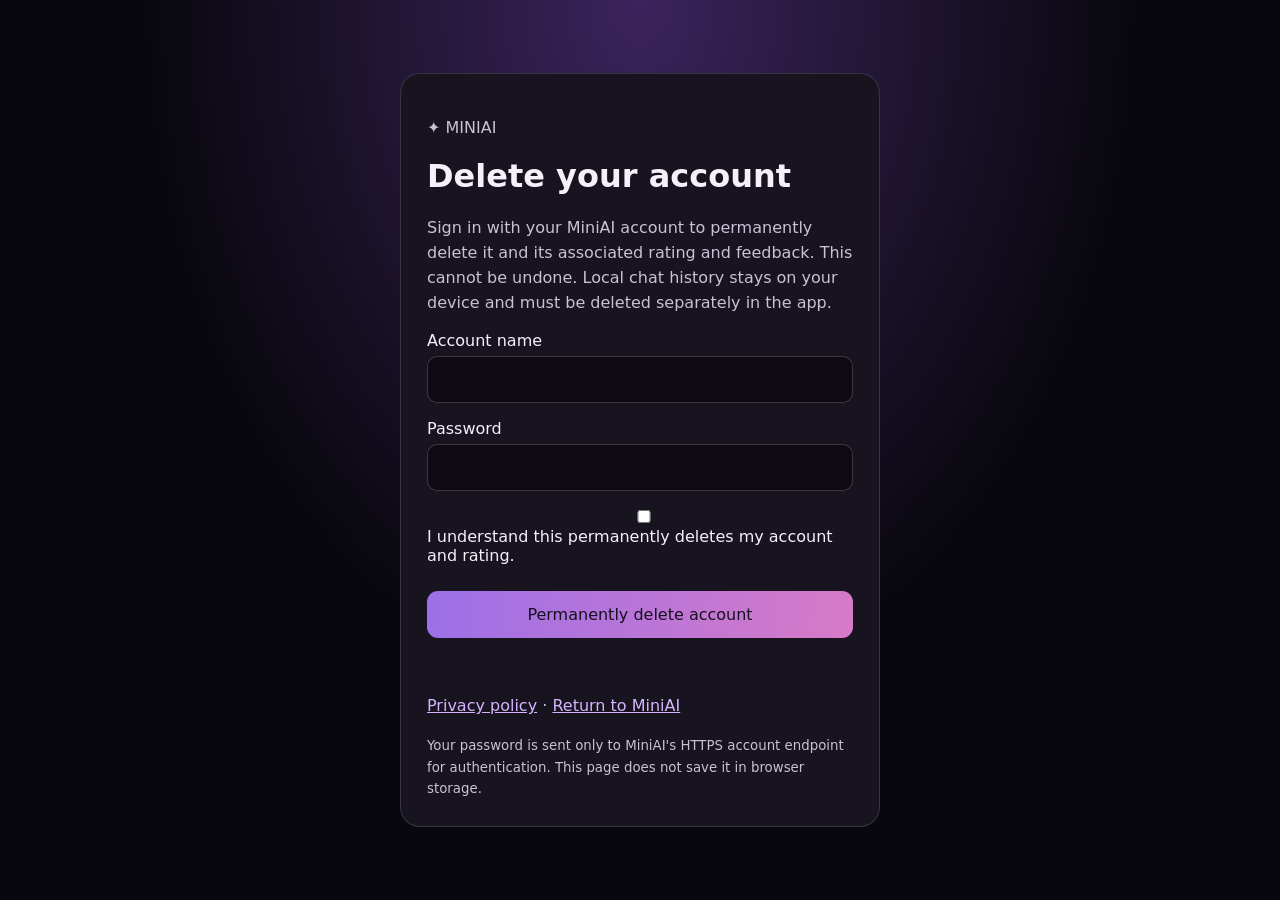
<file: delete-account.html>
<!doctype html><html lang="en"><head><meta charset="utf-8"><meta name="viewport" content="width=device-width,initial-scale=1"><meta name="theme-color" content="#08070d"><title>Delete MiniAI Account</title><style>*{box-sizing:border-box}body{margin:0;min-height:100vh;padding:28px 16px;display:grid;place-items:center;background:radial-gradient(ellipse at top,#3b245c,transparent 55%),#08070d;color:#f5f1fb;font:16px system-ui}main{width:min(100%,480px);padding:26px;border:1px solid #ffffff24;border-radius:20px;background:#17131f}h1{margin-top:0}p,small{color:#c9c1d5;line-height:1.55}label{display:block;margin:16px 0 6px}input{width:100%;padding:13px;border-radius:10px;border:1px solid #ffffff30;background:#0d0a13;color:white;font:inherit}button{width:100%;margin-top:20px;padding:14px;border:0;border-radius:11px;background:linear-gradient(100deg,#9c70e8,#d77ac7);color:#160f20;font-weight:800;font:inherit}button:disabled{opacity:.5}#status{min-height:24px;color:#e8b5d8}.links a{color:#d6b5ff}</style></head><body><main><p>✦ MINIAI</p><h1>Delete your account</h1><p>Sign in with your MiniAI account to permanently delete it and its associated rating and feedback. This cannot be undone. Local chat history stays on your device and must be deleted separately in the app.</p><form id="deleteForm"><label for="username">Account name</label><input id="username" name="username" autocomplete="username" minlength="3" maxlength="20" required><label for="password">Password</label><input id="password" name="password" type="password" autocomplete="current-password" minlength="8" maxlength="128" required><label><input id="ack" type="checkbox" required> I understand this permanently deletes my account and rating.</label><button id="submit" type="submit">Permanently delete account</button></form><p id="status" role="status" aria-live="polite"></p><p class="links"><a href="/privacy.html">Privacy policy</a> · <a href="/">Return to MiniAI</a></p><small>Your password is sent only to MiniAI's HTTPS account endpoint for authentication. This page does not save it in browser storage.</small></main><script>const API='https://miniai-api.dallasaristarchos.workers.dev';const form=document.querySelector('#deleteForm'),button=document.querySelector('#submit'),status=document.querySelector('#status');form.addEventListener('submit',async e=>{e.preventDefault();if(!document.querySelector('#ack').checked)return;button.disabled=true;status.textContent='Signing in and deleting account…';try{const login=await fetch(API+'/api/auth/login',{method:'POST',headers:{'Content-Type':'application/json'},body:JSON.stringify({username:form.username.value.trim(),password:form.password.value})});const data=await login.json();if(!login.ok)throw new Error(data.error||'Could not sign in.');const deletion=await fetch(API+'/api/auth/me',{method:'DELETE',headers:{Authorization:'Bearer '+data.token}});const result=await deletion.json();if(!deletion.ok)throw new Error(result.error||'Deletion failed.');form.reset();status.textContent='Your MiniAI account and associated rating have been deleted.'}catch(error){status.textContent=error.message||'Could not delete the account. Try again.'}finally{button.disabled=false}});</script></body></html>
</file>
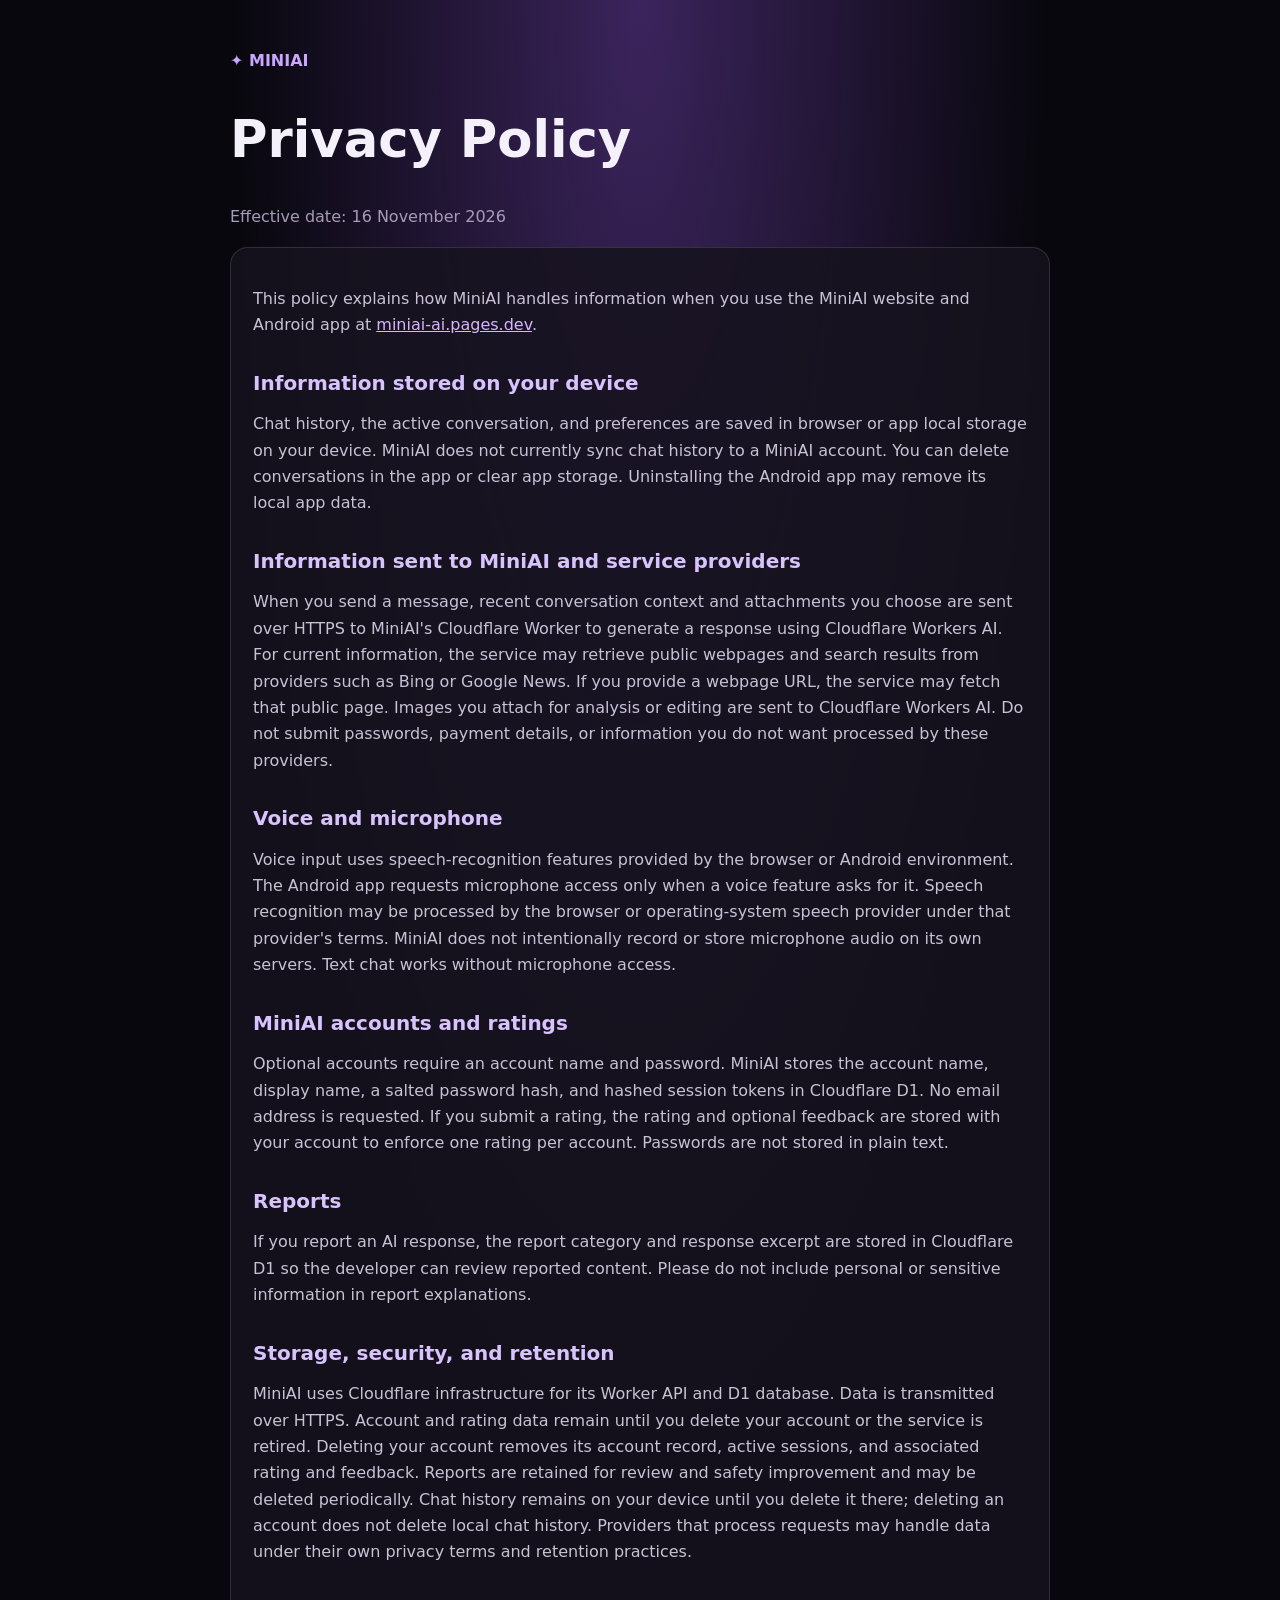
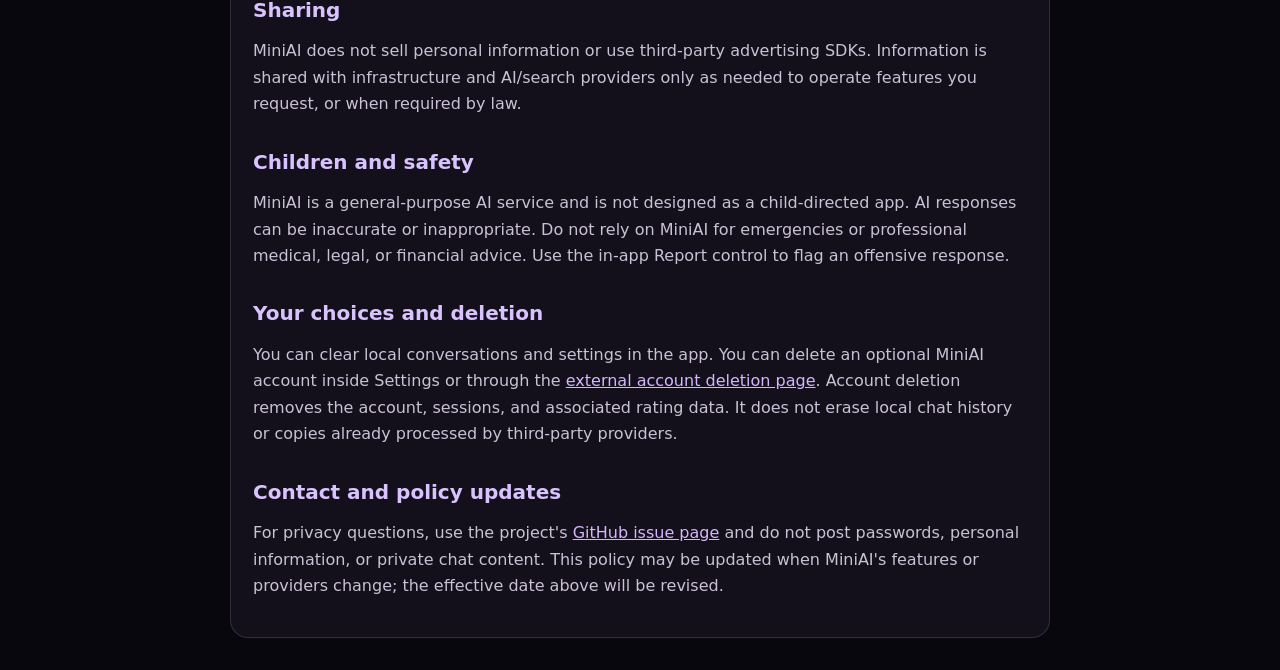
<file: privacy.html>
<!doctype html><html lang="en"><head><meta charset="utf-8"><meta name="viewport" content="width=device-width,initial-scale=1"><meta name="theme-color" content="#08070d"><title>MiniAI Privacy Policy</title><style>:root{color-scheme:dark;font-family:system-ui;background:#08070d;color:#f5f1fb}*{box-sizing:border-box}body{margin:0;padding:32px 18px;background:radial-gradient(ellipse at 50% 0,#3b245c 0,transparent 45%),#08070d;line-height:1.65}.wrap{max-width:820px;margin:auto}.brand{color:#c9a7ff;font-weight:800}h1,h2{line-height:1.2}h1{font-size:clamp(2rem,7vw,3.2rem)}h2{margin-top:2rem;color:#d9c3ff;font-size:1.25rem}p,li{color:#c9c1d5}a{color:#d6b5ff}small{color:#a89bb9}.panel{border:1px solid #ffffff20;border-radius:18px;padding:22px;background:#17131fdd}.updated{color:#a89bb9}</style></head><body><main class="wrap"><p class="brand">✦ MINIAI</p><h1>Privacy Policy</h1><p class="updated">Effective date: 16 November 2026</p><div class="panel"><p>This policy explains how MiniAI handles information when you use the MiniAI website and Android app at <a href="https://miniai-ai.pages.dev/">miniai-ai.pages.dev</a>.</p><h2>Information stored on your device</h2><p>Chat history, the active conversation, and preferences are saved in browser or app local storage on your device. MiniAI does not currently sync chat history to a MiniAI account. You can delete conversations in the app or clear app storage. Uninstalling the Android app may remove its local app data.</p><h2>Information sent to MiniAI and service providers</h2><p>When you send a message, recent conversation context and attachments you choose are sent over HTTPS to MiniAI's Cloudflare Worker to generate a response using Cloudflare Workers AI. For current information, the service may retrieve public webpages and search results from providers such as Bing or Google News. If you provide a webpage URL, the service may fetch that public page. Images you attach for analysis or editing are sent to Cloudflare Workers AI. Do not submit passwords, payment details, or information you do not want processed by these providers.</p><h2>Voice and microphone</h2><p>Voice input uses speech-recognition features provided by the browser or Android environment. The Android app requests microphone access only when a voice feature asks for it. Speech recognition may be processed by the browser or operating-system speech provider under that provider's terms. MiniAI does not intentionally record or store microphone audio on its own servers. Text chat works without microphone access.</p><h2>MiniAI accounts and ratings</h2><p>Optional accounts require an account name and password. MiniAI stores the account name, display name, a salted password hash, and hashed session tokens in Cloudflare D1. No email address is requested. If you submit a rating, the rating and optional feedback are stored with your account to enforce one rating per account. Passwords are not stored in plain text.</p><h2>Reports</h2><p>If you report an AI response, the report category and response excerpt are stored in Cloudflare D1 so the developer can review reported content. Please do not include personal or sensitive information in report explanations.</p><h2>Storage, security, and retention</h2><p>MiniAI uses Cloudflare infrastructure for its Worker API and D1 database. Data is transmitted over HTTPS. Account and rating data remain until you delete your account or the service is retired. Deleting your account removes its account record, active sessions, and associated rating and feedback. Reports are retained for review and safety improvement and may be deleted periodically. Chat history remains on your device until you delete it there; deleting an account does not delete local chat history. Providers that process requests may handle data under their own privacy terms and retention practices.</p><h2>Sharing</h2><p>MiniAI does not sell personal information or use third-party advertising SDKs. Information is shared with infrastructure and AI/search providers only as needed to operate features you request, or when required by law.</p><h2>Children and safety</h2><p>MiniAI is a general-purpose AI service and is not designed as a child-directed app. AI responses can be inaccurate or inappropriate. Do not rely on MiniAI for emergencies or professional medical, legal, or financial advice. Use the in-app Report control to flag an offensive response.</p><h2>Your choices and deletion</h2><p>You can clear local conversations and settings in the app. You can delete an optional MiniAI account inside Settings or through the <a href="/delete-account.html">external account deletion page</a>. Account deletion removes the account, sessions, and associated rating data. It does not erase local chat history or copies already processed by third-party providers.</p><h2>Contact and policy updates</h2><p>For privacy questions, use the project's <a href="https://github.com/dallasaristarchos-hue/MiniAI/issues">GitHub issue page</a> and do not post passwords, personal information, or private chat content. This policy may be updated when MiniAI's features or providers change; the effective date above will be revised.</p></div></main></body></html>
</file>
